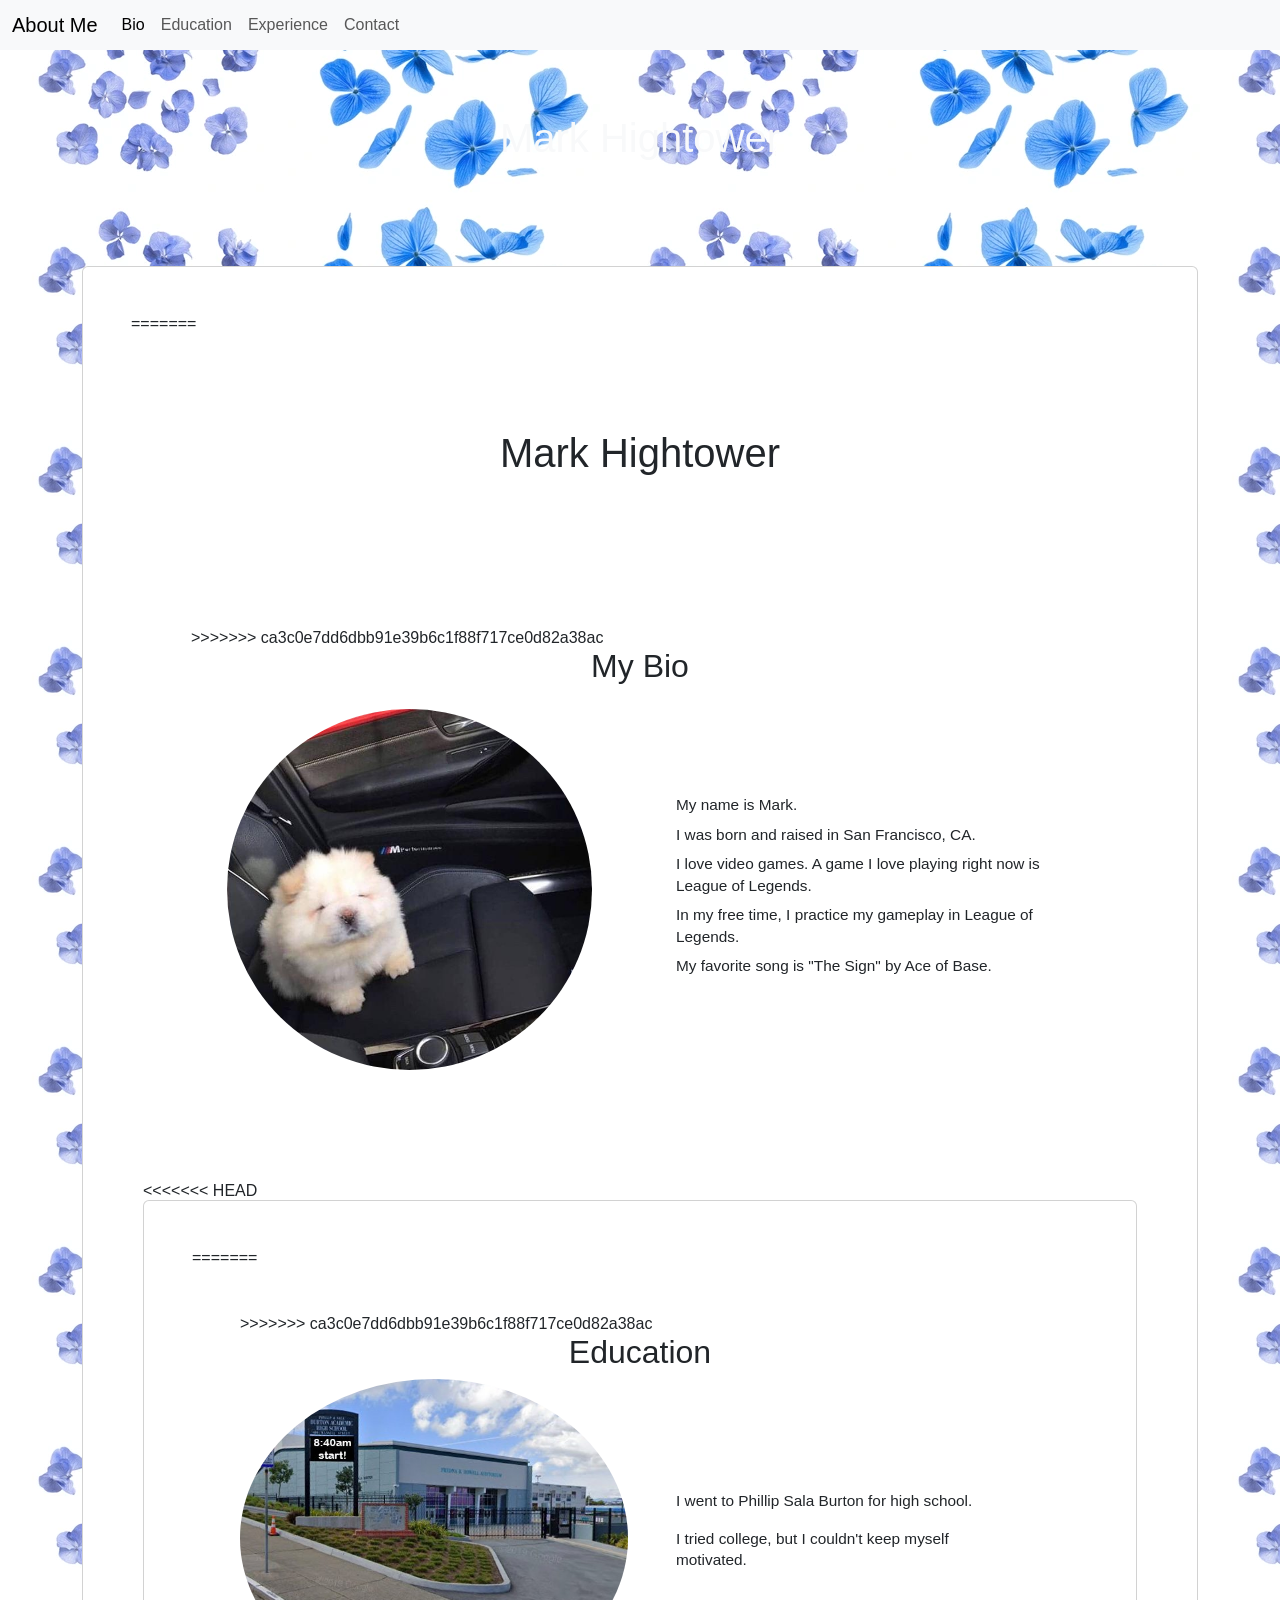
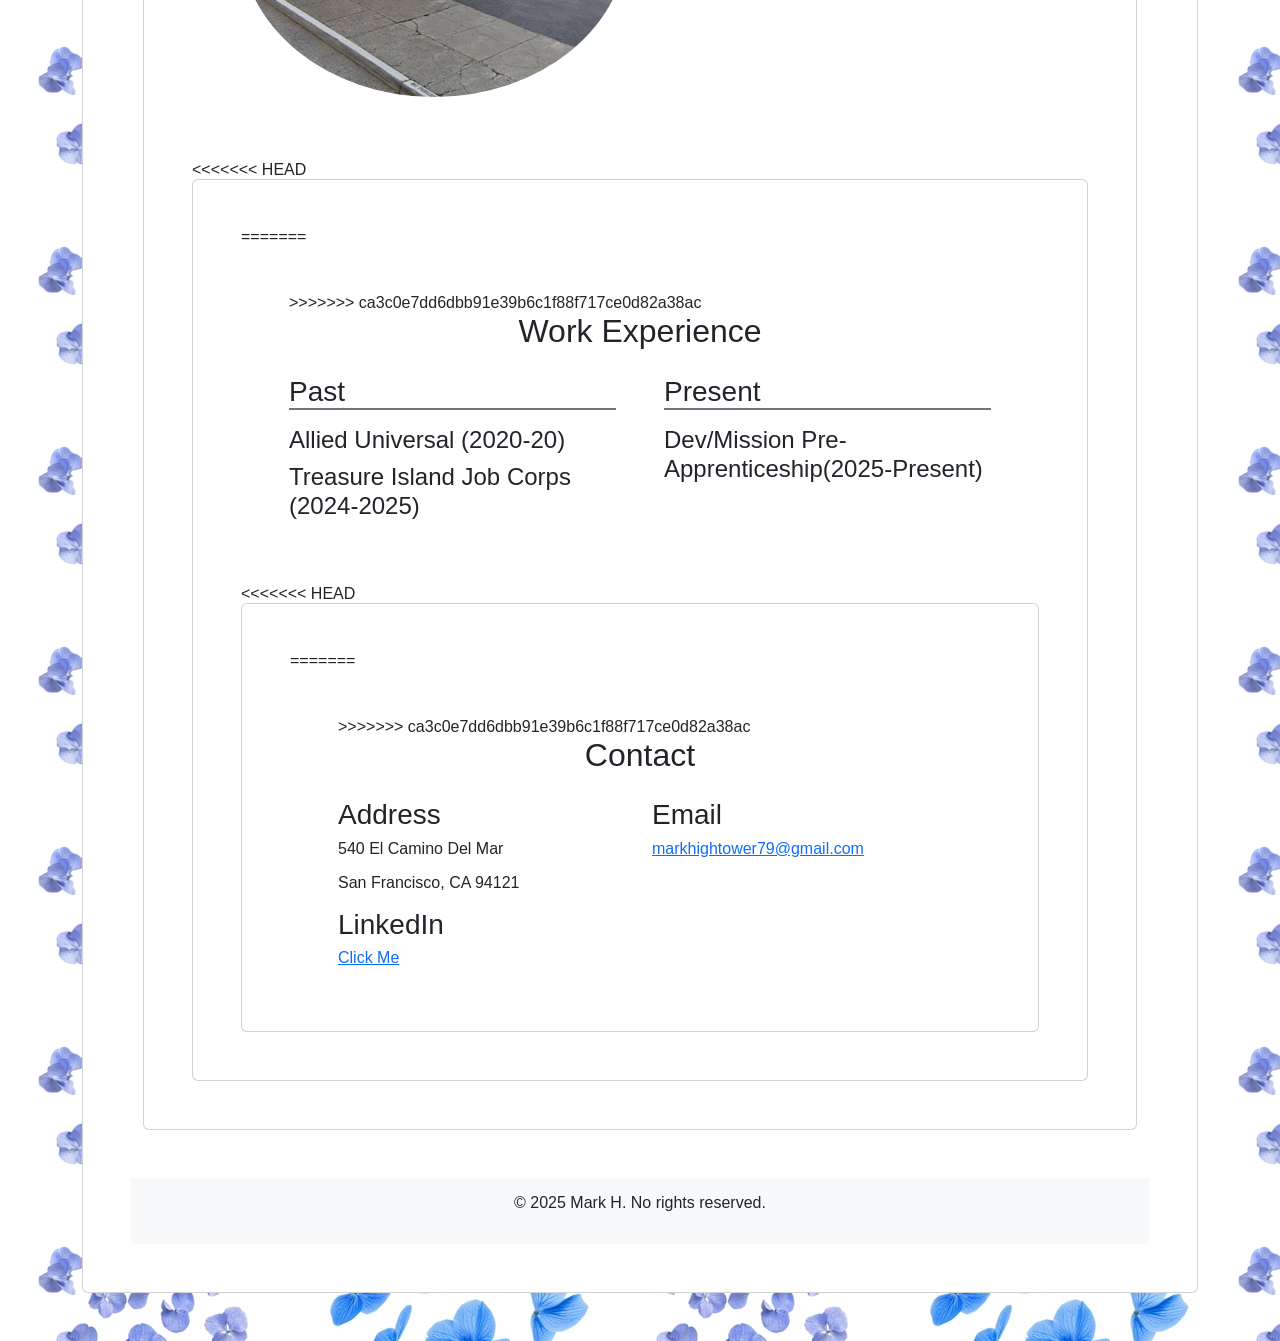
<file: index.html>
<!DOCTYPE html>

<html lang="en">
  <head>
    <meta charset="utf-8" />
    <meta name="viewport" content="width=device-width, initial-scale=1" />

    <title>About Me</title>
    <link rel="preconnect" href="https://fonts.googleapis.com" />
    <link rel="preconnect" href="https://fonts.gstatic.com" crossorigin />
    <link
      href="https://fonts.googleapis.com/css2?family=Bricolage+Grotesque:opsz,wght@12..96,200..800&family=Roboto+Mono:ital,wght@0,100..700;1,100..700&family=Roboto:ital,wght@0,100;0,300;0,400;0,500;0,700;0,900;1,100;1,300;1,400;1,500;1,700;1,900&display=swap"
      rel="stylesheet"
    />
    <link
      href="https://cdn.jsdelivr.net/npm/bootstrap@5.3.7/dist/css/bootstrap.min.css"
      rel="stylesheet"
      integrity="sha384-LN+7fdVzj6u52u30Kp6M/trliBMCMKTyK833zpbD+pXdCLuTusPj697FH4R/5mcr"
      crossorigin="anonymous"
    />
    <link rel="stylesheet" href="./style.css" />
  </head>
  <body>
    <nav class="navbar navbar-expand-lg bg-body-tertiary fixed-top">
      <div class="container-fluid">
        <a class="navbar-brand" href="./index.html">About Me</a>
        <button
          class="navbar-toggler"
          type="button"
          data-bs-toggle="collapse"
          data-bs-target="#navbarSupportedContent"
          aria-controls="navbarSupportedContent"
          aria-expanded="false"
          aria-label="Toggle navigation"
        >
          <span class="navbar-toggler-icon"></span>
        </button>
        <div class="collapse navbar-collapse" id="navbarSupportedContent">
          <ul class="navbar-nav me-auto mb-2 mb-lg-0">
            <li class="nav-item">
              <a class="nav-link active" aria-current="page" href="#bio">Bio</a>
            </li>
            <li class="nav-item">
              <a class="nav-link" href="#education">Education</a>
            </li>
            <li class="nav-item">
              <a class="nav-link" href="#experience">Experience</a>
            </li>
            <li class="nav-item">
              <a class="nav-link" href="#contact">Contact</a>
            </li>
          </ul>
        </div>
      </div>
    </nav>
<<<<<<< HEAD
    <header class="my-header text-light py-5 mt-5">
      <h1 class="text-center">Mark Hightower</h1>
    </header>
    <main class="container">
      <article id="bio" class="card p-5 my-5">
=======
    <header class="my-header py-5 mt-5">
      <h1 class="text-center">Mark Hightower</h1>
    </header>
    <main class="container">
      <article id="bio" class="card-bio p-5 my-5">
>>>>>>> ca3c0e7dd6dbb91e39b6c1f88f717ce0d82a38ac
        <header class="mb-4">
          <h2 class="text-center">My Bio</h2>
        </header>
        <div class="row align-items-center">
          <figure class="col-md-6 col-sm-12 px-5">
            <img
              src="./images/rmzqv9jjt6171.jpg"
              alt="my-image"
              class="img-fluid rounded-circle"
            />
          </figure>
          <section class="col-md-6 col-sm-12">
            <ul class="list-unstyled my-list p-4">
              <li class="mb-2">My name is Mark.</li>
              <li class="mb-2">I was born and raised in San Francisco, CA.</li>
              <li class="mb-2">
                I love video games. A game I love playing right now is League of
                Legends.
              </li>
              <li class="mb-2">
                In my free time, I practice my gameplay in League of Legends.
              </li>
              <li class="mb-2">
                My favorite song is "The Sign" by Ace of Base.
              </li>
            </ul>
          </section>
        </div>
      </article>
<<<<<<< HEAD
      <article id="education" class="card  p-5 pb-0 mb-5">
=======
      <article id="education" class="card-edu p-5 pb-0 mb-5">
>>>>>>> ca3c0e7dd6dbb91e39b6c1f88f717ce0d82a38ac
        <header>
          <h2 class="text-center">Education</h2>
        </header>
        <div class="row">
          <figure class="col-md-6 col-sm-12">
            <img
              src="./images/Burton-400MansellSt-StartTime840.jpg"
              alt="Picture of Burton"
              class="img-fluid rounded-circle"
            />
          </figure>
          <section
            class="col-md-6 col-sm-12 d-flex flex-column justify-content-center"
          >
            <ul class="list-unstyled my-list p-4">
              <li>I went to Phillip Sala Burton for high school.</li>
              <li>I tried college, but I couldn't keep myself motivated.</li>
            </ul>
          </section>
        </div>
      </article>
<<<<<<< HEAD
      <article id="experience" class="card  p-5 pb-0 mb-5">
=======
      <article id="experience" class="card-exp p-5 pb-0 mb-5">
>>>>>>> ca3c0e7dd6dbb91e39b6c1f88f717ce0d82a38ac
        <header class="mb-4">
          <h2 class="text-center">Work Experience</h2>
        </header>
        <section class="row gx-5">
          <div class="col-md-6">
            <h3 class="border-bottom border-2 border-secondary mb-3">Past</h3>
            <ul class="list-unstyled">
              <li>
                <h4>Allied Universal (2020-20)</h4>
              </li>
              <li>
                <h4>Treasure Island Job Corps (2024-2025)</h4>
                <p></p>
              </li>
            </ul>
          </div>
          <div class="col-md-6">
            <h3 class="border-bottom border-2 border-secondary mb-3">
              Present
            </h3>
            <ul class="list-unstyled">
              <li>
                <h4>Dev/Mission Pre-Apprenticeship(2025-Present)</h4>

              </li>

              </li>
            </ul>
          </div>
        </section>
      </article>
<<<<<<< HEAD
      <article id="contact" class="card p-5 pb-0 mb-5">
=======
      <article id="contact" class="card-con p-5 pb-0 mb-5">
>>>>>>> ca3c0e7dd6dbb91e39b6c1f88f717ce0d82a38ac
        <header class="mb-4">
          <h2 class="text-center">Contact</h2>
        </header>
        <div class="row">
          <div class="col-md-6">
            <h3>Address</h3>
            <p>540 El Camino Del Mar</p>
            <p>San Francisco, CA 94121</p>
          </div>
          <div class="col-md-6">
            <h3>Email</h3>
            <p>
              <a href="mailto:markhightower79@gmail.com"
                >markhightower79@gmail.com</a
              >
            </p>
          </div>
        </div>
        <div class="row">
          <div class="col-md-12">
            <h3>LinkedIn</h3>
            <p>
              <a
                href="https://www.linkedin.com/in/mark-hightower-69b869267/"
                target="_blank"
                >Click Me</a
              >
            </p>
          </div>
        </div>
      </article>
    </main>
    <footer class="bg-light text-dark py-3">
      <p class="text-center">&copy; 2025 Mark H. No rights reserved.</p>
    </footer>
    <script
      src="https://cdn.jsdelivr.net/npm/bootstrap@5.3.7/dist/js/bootstrap.bundle.min.js"
      integrity="sha384-ndDqU0Gzau9qJ1lfW4pNLlhNTkCfHzAVBReH9diLvGRem5+R9g2FzA8ZGN954O5Q"
      crossorigin="anonymous"
    ></script>
  </body>
</html>

<!--
                <li>I am a full stack web developer.</li>
              <li>
                I have a degree in computer science from the University of
                California, Berkeley.
              </li>
              <li>
                I have experience in both front end and back end development.
              </li>
-->
</file>
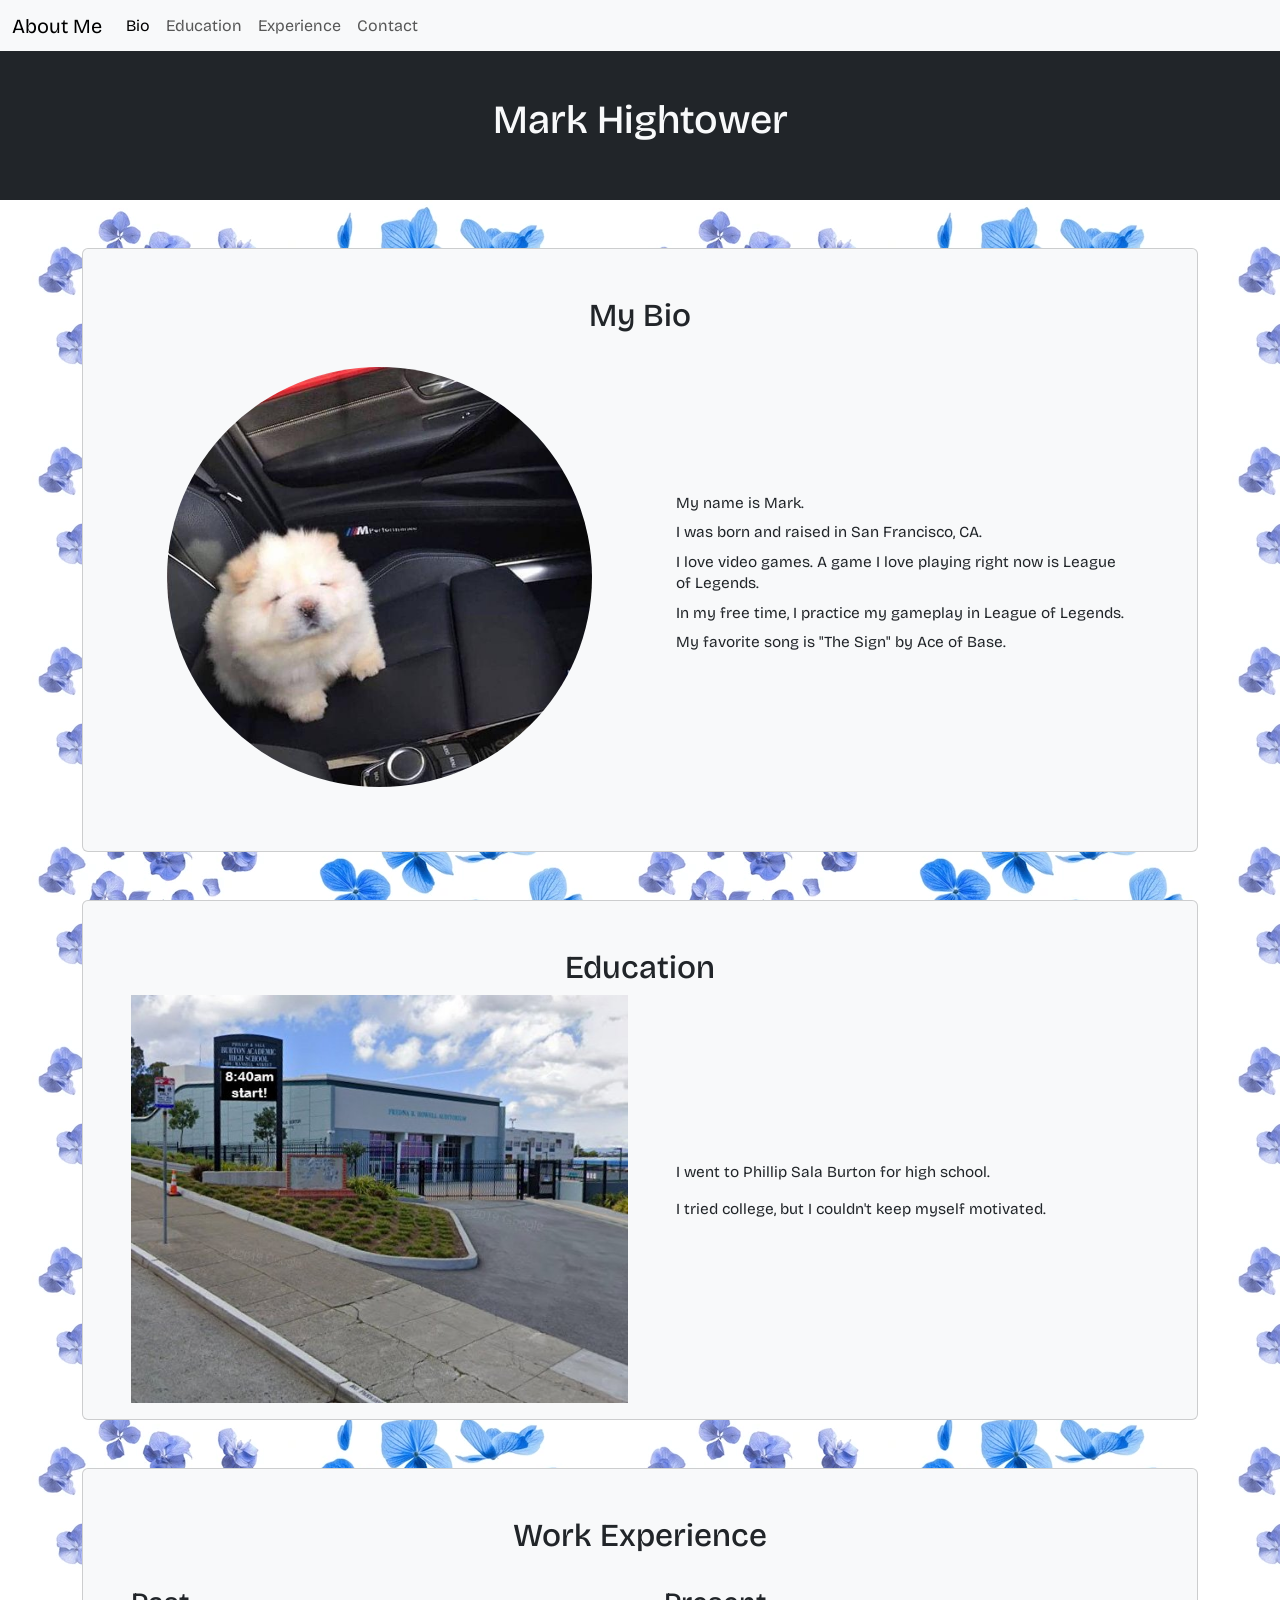
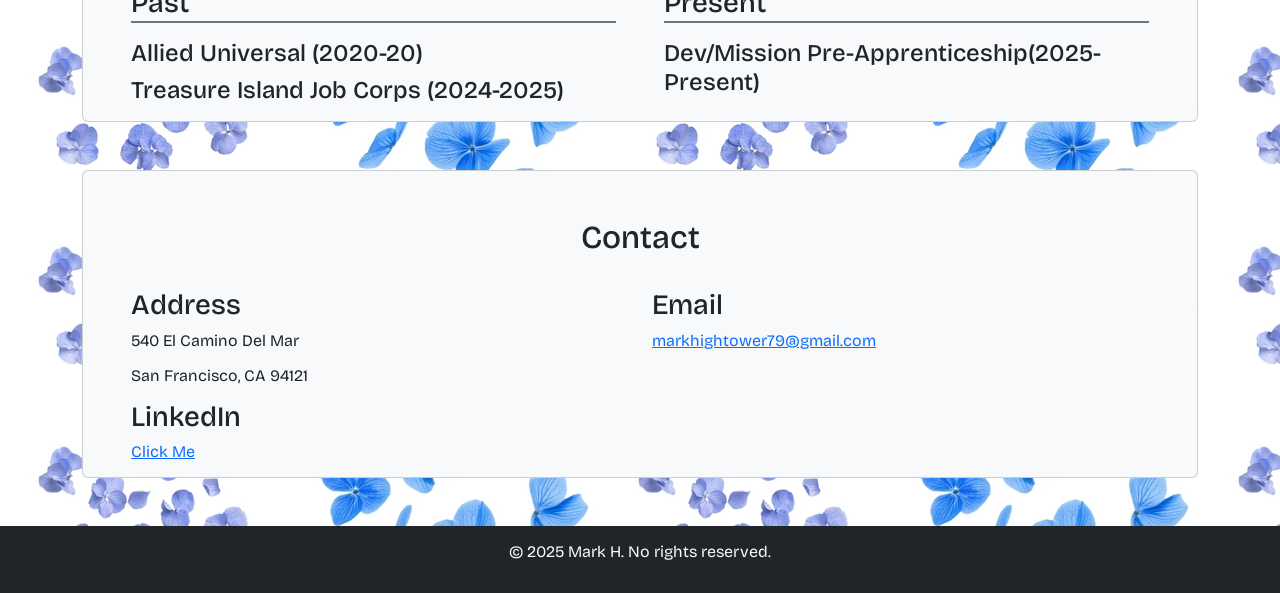
<file: about-me/index.html>
<!DOCTYPE html>

<html lang="en">
  <head>
    <meta charset="utf-8" />
    <meta name="viewport" content="width=device-width, initial-scale=1" />

    <title>About Me</title>
    <link rel="preconnect" href="https://fonts.googleapis.com" />
    <link rel="preconnect" href="https://fonts.gstatic.com" crossorigin />
    <link
      href="https://fonts.googleapis.com/css2?family=Bricolage+Grotesque:opsz,wght@12..96,200..800&family=Roboto+Mono:ital,wght@0,100..700;1,100..700&family=Roboto:ital,wght@0,100;0,300;0,400;0,500;0,700;0,900;1,100;1,300;1,400;1,500;1,700;1,900&display=swap"
      rel="stylesheet"
    />
    <link
      href="https://cdn.jsdelivr.net/npm/bootstrap@5.3.7/dist/css/bootstrap.min.css"
      rel="stylesheet"
      integrity="sha384-LN+7fdVzj6u52u30Kp6M/trliBMCMKTyK833zpbD+pXdCLuTusPj697FH4R/5mcr"
      crossorigin="anonymous"
    />
    <link rel="stylesheet" href="./style.css" />
  </head>
  <body>
    <nav class="navbar navbar-expand-lg bg-body-tertiary fixed-top">
      <div class="container-fluid">
        <a class="navbar-brand" href="./index.html">About Me</a>
        <button
          class="navbar-toggler"
          type="button"
          data-bs-toggle="collapse"
          data-bs-target="#navbarSupportedContent"
          aria-controls="navbarSupportedContent"
          aria-expanded="false"
          aria-label="Toggle navigation"
        >
          <span class="navbar-toggler-icon"></span>
        </button>
        <div class="collapse navbar-collapse" id="navbarSupportedContent">
          <ul class="navbar-nav me-auto mb-2 mb-lg-0">
            <li class="nav-item">
              <a class="nav-link active" aria-current="page" href="#bio">Bio</a>
            </li>
            <li class="nav-item">
              <a class="nav-link" href="#education">Education</a>
            </li>
            <li class="nav-item">
              <a class="nav-link" href="#experience">Experience</a>
            </li>
            <li class="nav-item">
              <a class="nav-link" href="#contact">Contact</a>
            </li>
          </ul>
        </div>
      </div>
    </nav>
    <header class="bg-dark text-light py-5 mt-5">
      <h1 class="text-center">Mark Hightower</h1>
    </header>
    <main class="container">
      <article id="bio" class="card bg-light p-5 my-5">
        <header class="mb-4">
          <h2 class="text-center">My Bio</h2>
        </header>
        <div class="row align-items-center">
          <figure class="col-md-6 col-sm-12 px-5">
            <img
              src="./images/rmzqv9jjt6171.jpg"
              alt="my-image"
              class="img-fluid rounded-circle"
            />
          </figure>
          <section class="col-md-6 col-sm-12">
            <ul class="list-unstyled my-list p-4">
              <li class="mb-2">My name is Mark.</li>
              <li class="mb-2">I was born and raised in San Francisco, CA.</li>
              <li class="mb-2">
                I love video games. A game I love playing right now is League of
                Legends.
              </li>
              <li class="mb-2">
                In my free time, I practice my gameplay in League of Legends.
              </li>
              <li class="mb-2">
                My favorite song is "The Sign" by Ace of Base.
              </li>
            </ul>
          </section>
        </div>
      </article>
      <article id="education" class="card bg-light p-5 pb-0 mb-5">
        <header>
          <h2 class="text-center">Education</h2>
        </header>
        <div class="row">
          <figure class="col-md-6 col-sm-12">
            <img
              src="./images/Burton-400MansellSt-StartTime840.jpg"
              alt="Picture of Burton"
              class="image-cover"
            />
          </figure>
          <section
            class="col-md-6 col-sm-12 d-flex flex-column justify-content-center"
          >
            <ul class="list-unstyled my-list p-4">
              <li>I went to Phillip Sala Burton for high school.</li>
              <li>I tried college, but I couldn't keep myself motivated.</li>
            </ul>
          </section>
        </div>
      </article>
      <article id="experience" class="card bg-light p-5 pb-0 mb-5">
        <header class="mb-4">
          <h2 class="text-center">Work Experience</h2>
        </header>
        <section class="row gx-5">
          <div class="col-md-6">
            <h3 class="border-bottom border-2 border-secondary mb-3">Past</h3>
            <ul class="list-unstyled">
              <li>
                <h4>Allied Universal (2020-20)</h4>
              </li>
              <li>
                <h4>Treasure Island Job Corps (2024-2025)</h4>
                <p></p>
              </li>
            </ul>
          </div>
          <div class="col-md-6">
            <h3 class="border-bottom border-2 border-secondary mb-3">
              Present
            </h3>
            <ul class="list-unstyled">
              <li>
                <h4>Dev/Mission Pre-Apprenticeship(2025-Present)</h4>

              </li>

              </li>
            </ul>
          </div>
        </section>
      </article>
      <article id="contact" class="card bg-light p-5 pb-0 mb-5">
        <header class="mb-4">
          <h2 class="text-center">Contact</h2>
        </header>
        <div class="row">
          <div class="col-md-6">
            <h3>Address</h3>
            <p>540 El Camino Del Mar</p>
            <p>San Francisco, CA 94121</p>
          </div>
          <div class="col-md-6">
            <h3>Email</h3>
            <p>
              <a href="mailto:markhightower79@gmail.com"
                >markhightower79@gmail.com</a
              >
            </p>
          </div>
        </div>
        <div class="row">
          <div class="col-md-12">
            <h3>LinkedIn</h3>
            <p>
              <a
                href="https://www.linkedin.com/in/mark-hightower-69b869267/"
                target="_blank"
                >Click Me</a
              >
            </p>
          </div>
        </div>
      </article>
    </main>
    <footer class="bg-dark text-light py-3">
      <p class="text-center">&copy; 2025 Mark H. No rights reserved.</p>
    </footer>
    <script
      src="https://cdn.jsdelivr.net/npm/bootstrap@5.3.7/dist/js/bootstrap.bundle.min.js"
      integrity="sha384-ndDqU0Gzau9qJ1lfW4pNLlhNTkCfHzAVBReH9diLvGRem5+R9g2FzA8ZGN954O5Q"
      crossorigin="anonymous"
    ></script>
  </body>
</html>

<!--
                <li>I am a full stack web developer.</li>
              <li>
                I have a degree in computer science from the University of
                California, Berkeley.
              </li>
              <li>
                I have experience in both front end and back end development.
              </li>
-->
</file>
<file: style.css>
body {
  background-image: url("images/flower-petals-blue-forget-me-600nw-2512689045.jpg");
  font: 16px "Comic Sans MS", sans-serif;
}
/* .vertical-center {
  display: flex;
  flex-direction: column;
  justify-content: center;
}
.circle-container {
  width: 100%;
  aspect-ratio: 1 / 1;
  overflow: hidden;
  border-radius: 50%;
  border: 2px solid black;
  position: relative;
} */
.image-cover {
  object-fit: cover;
  width: 100%;
}
.my-list {
  font-size: 1.2vw; /* 1.2% of the viewport width */
  max-width: 50ch; /* 50 character units */
  word-wrap: break-word;
  line-height: 1.4;
}
.my-list li {
  margin-bottom: 1rem;
}
@media only screen and (max-width: 768px) {
  /* styles for small screens and up */
  .my-list {
    font-size: 2.4vw;
    max-width: 100ch;
  }
}
</file>
<file: about-me/style.css>
body {
  background-image: url("images/flower-petals-blue-forget-me-600nw-2512689045.jpg");
  font: 16px "Bricolage Grotesque", sans-serif;
}
/* .vertical-center {
  display: flex;
  flex-direction: column;
  justify-content: center;
}
.circle-container {
  width: 100%;
  aspect-ratio: 1 / 1;
  overflow: hidden;
  border-radius: 50%;
  border: 2px solid black;
  position: relative;
} */
.image-cover {
  object-fit: cover;
  width: 100%;
}
.my-list {
  font-size: 1.2vw; /* 1.2% of the viewport width */
  max-width: 50ch; /* 50 character units */
  word-wrap: break-word;
  line-height: 1.4;
}
.my-list li {
  margin-bottom: 1rem;
}
@media only screen and (max-width: 768px) {
  /* styles for small screens and up */
  .my-list {
    font-size: 2.4vw;
    max-width: 100ch;
  }
}
</file>
